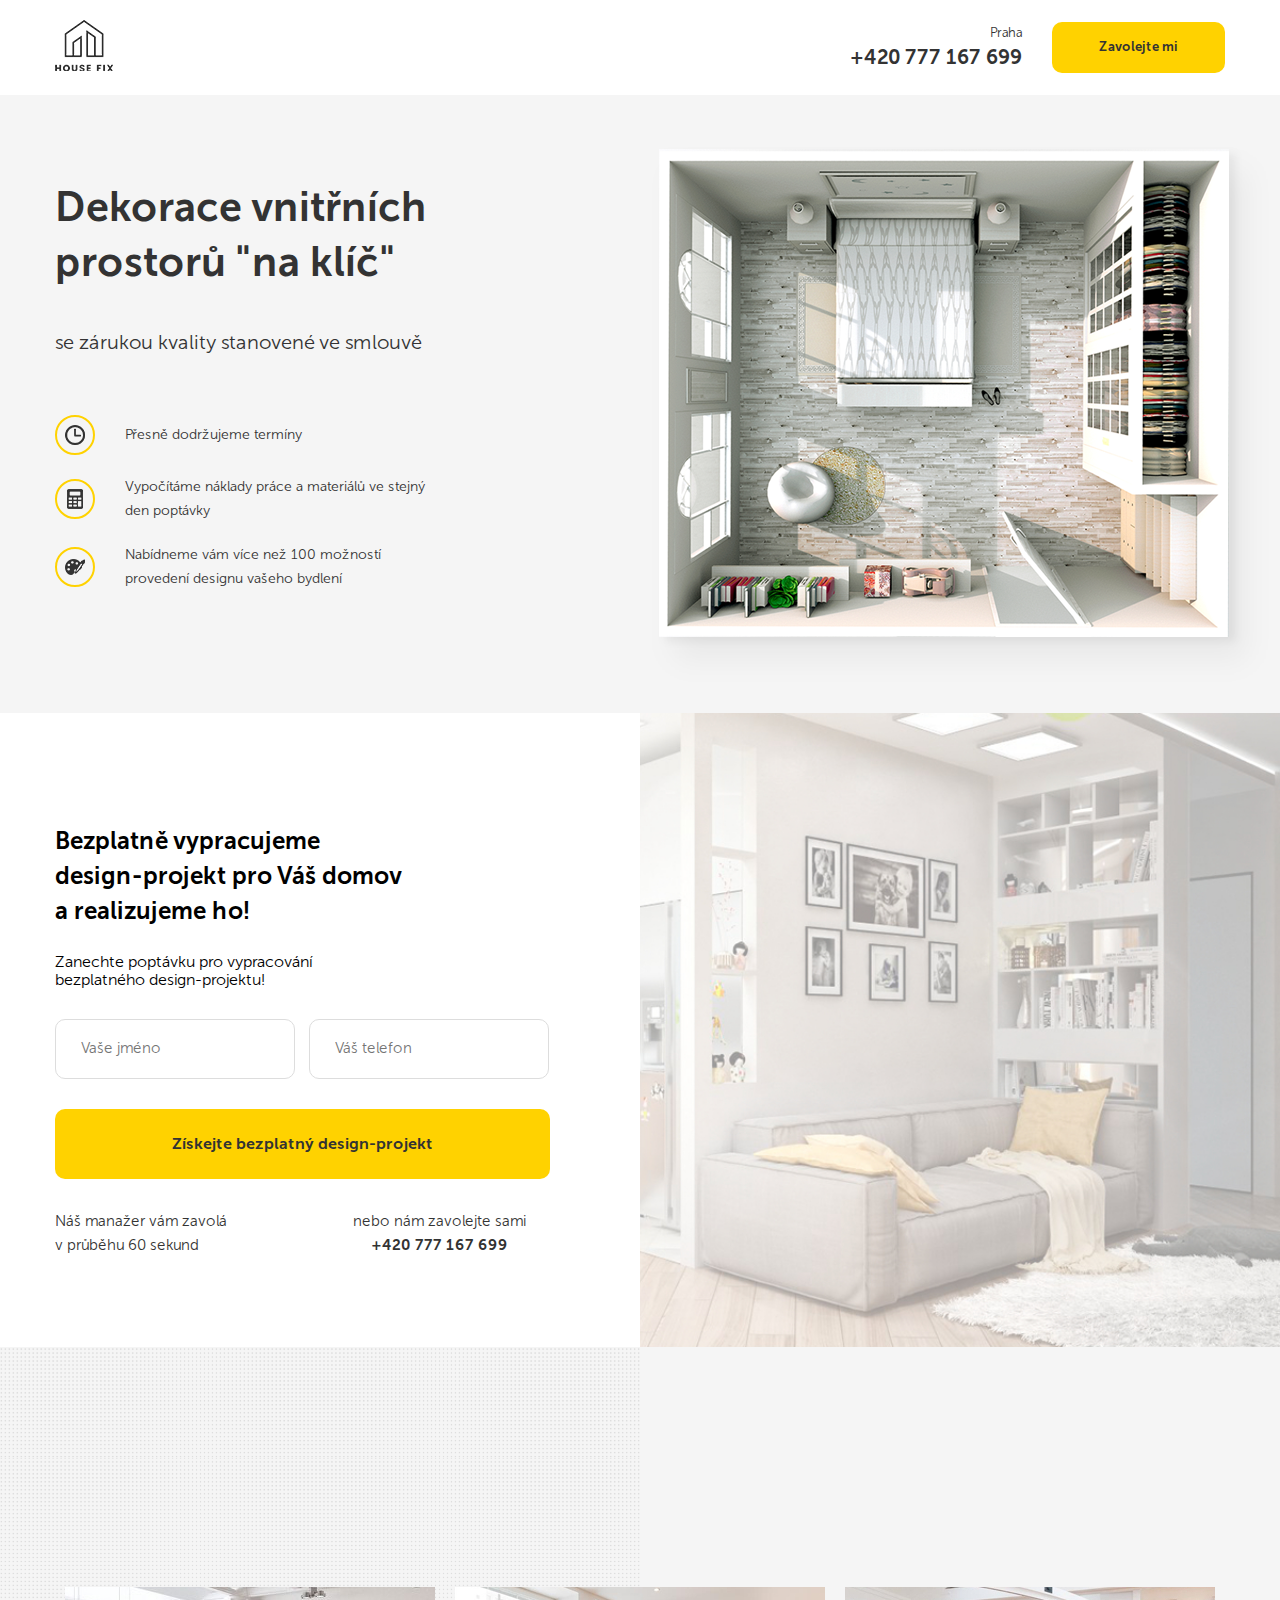
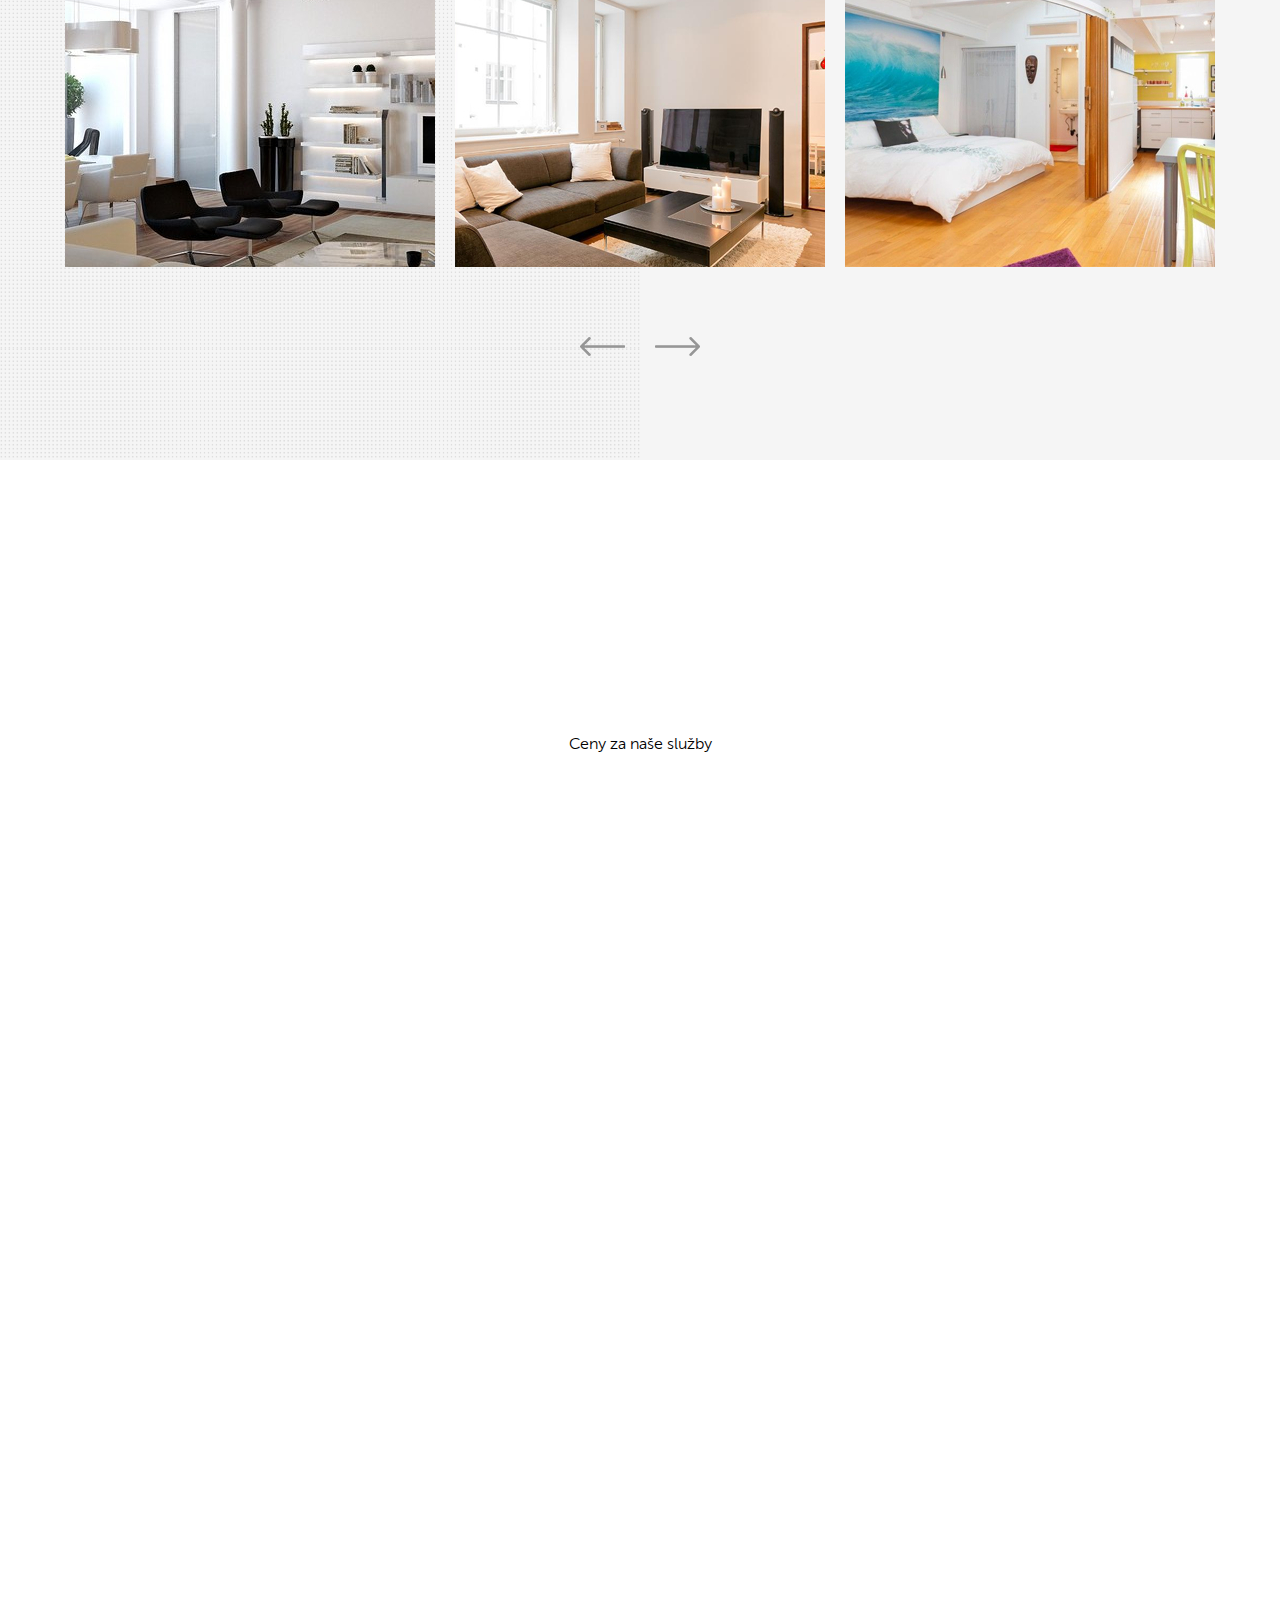
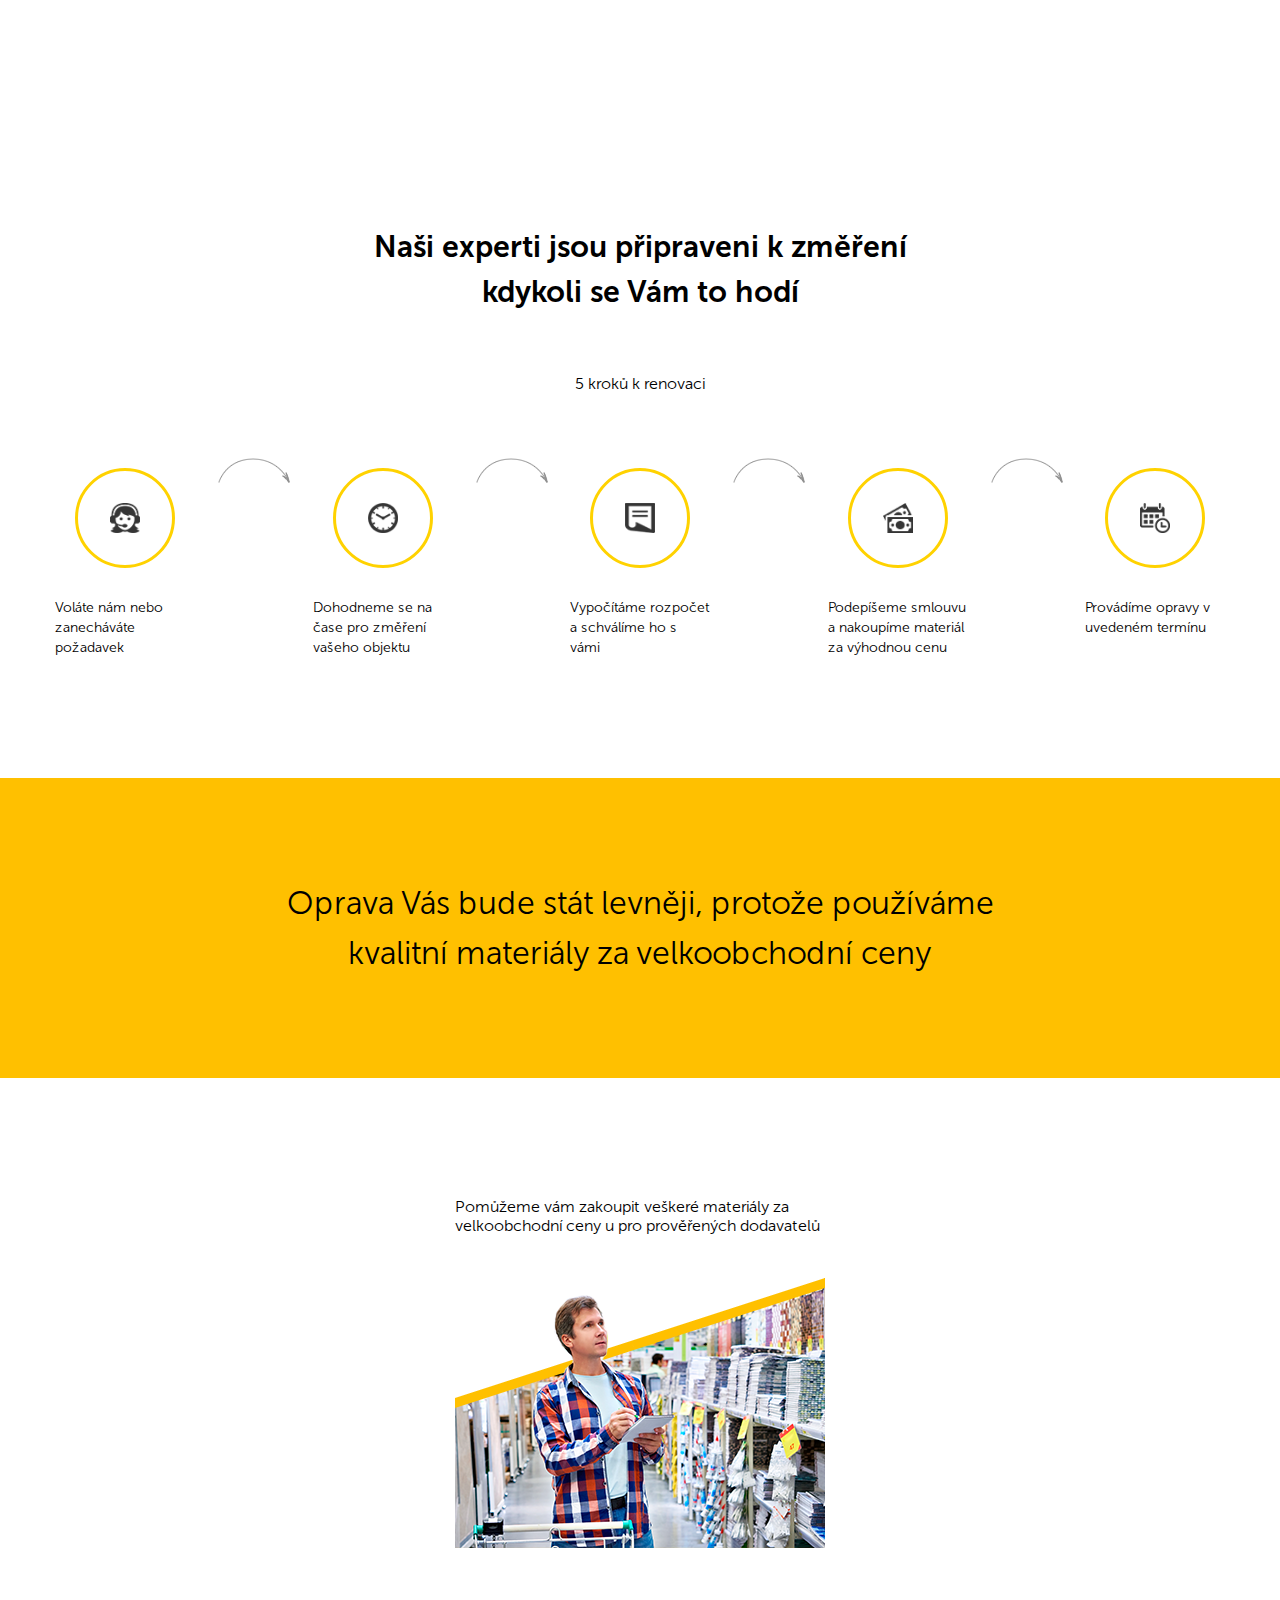
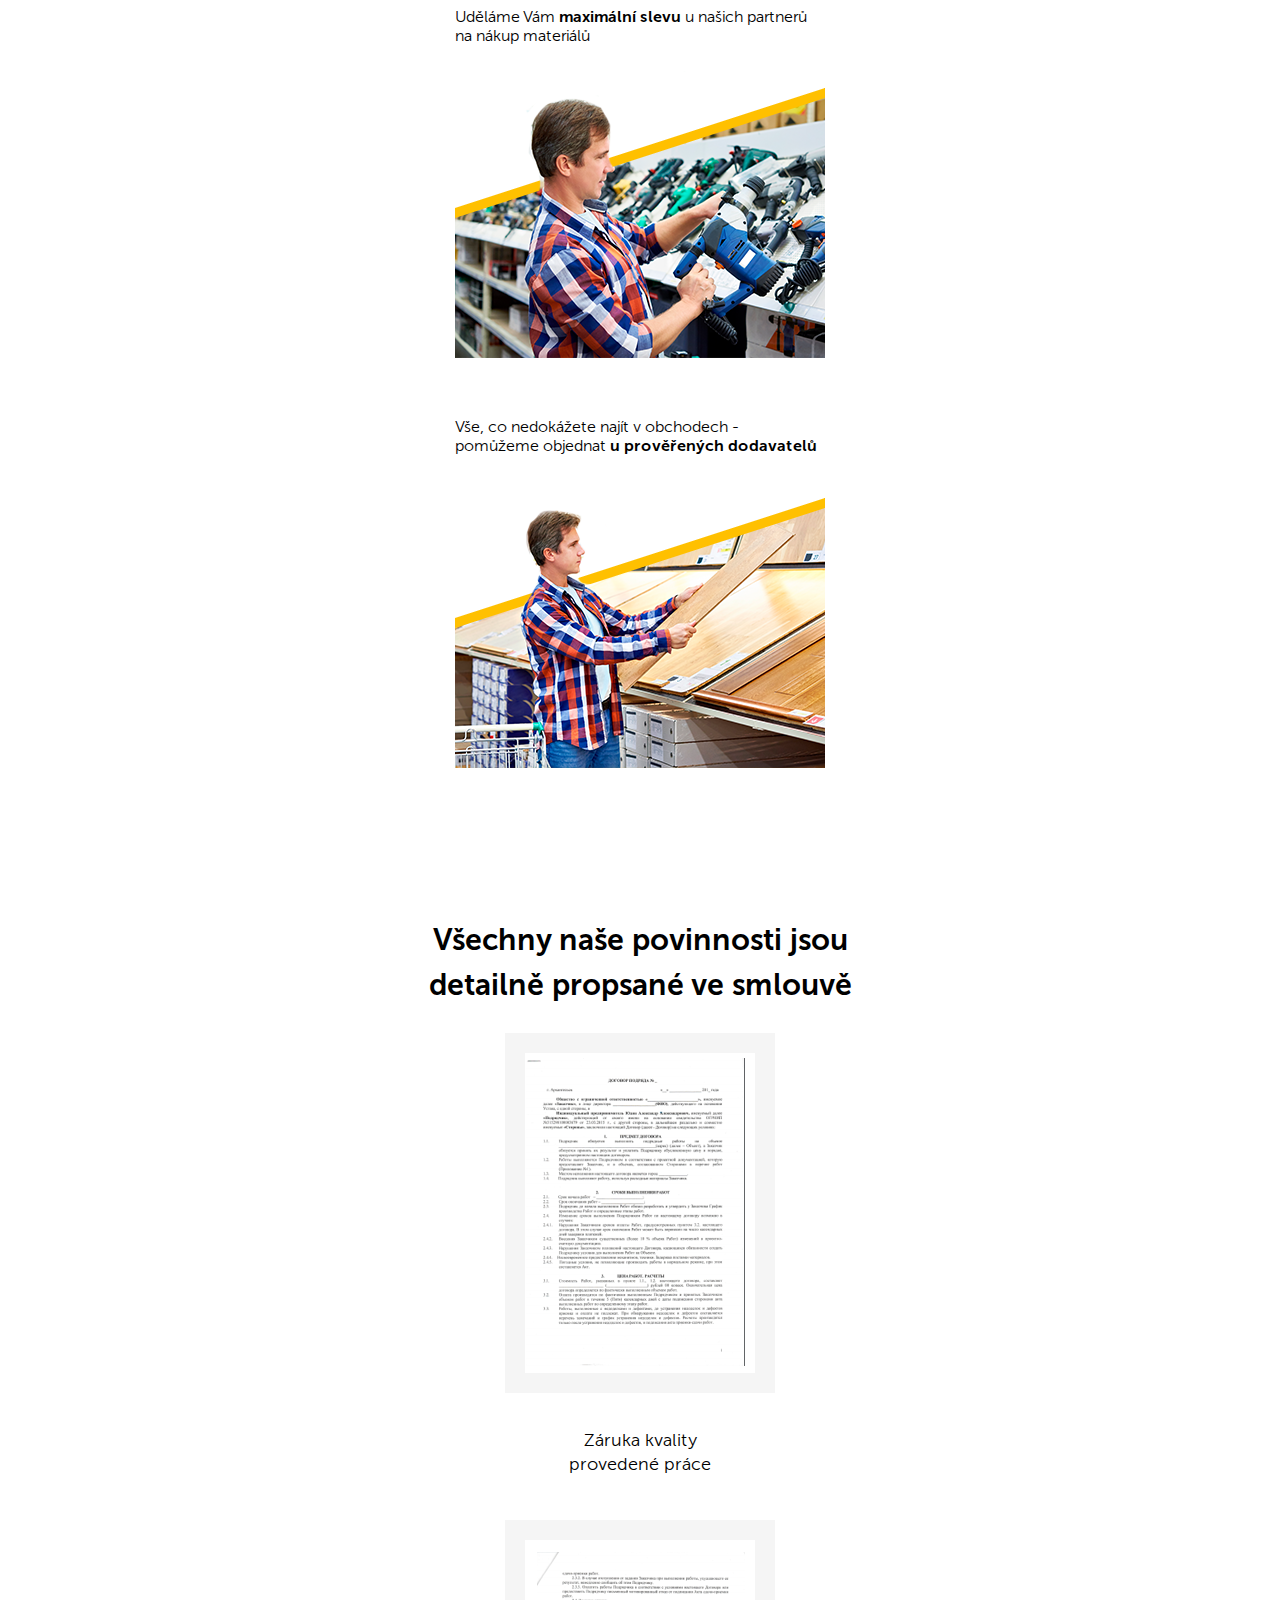
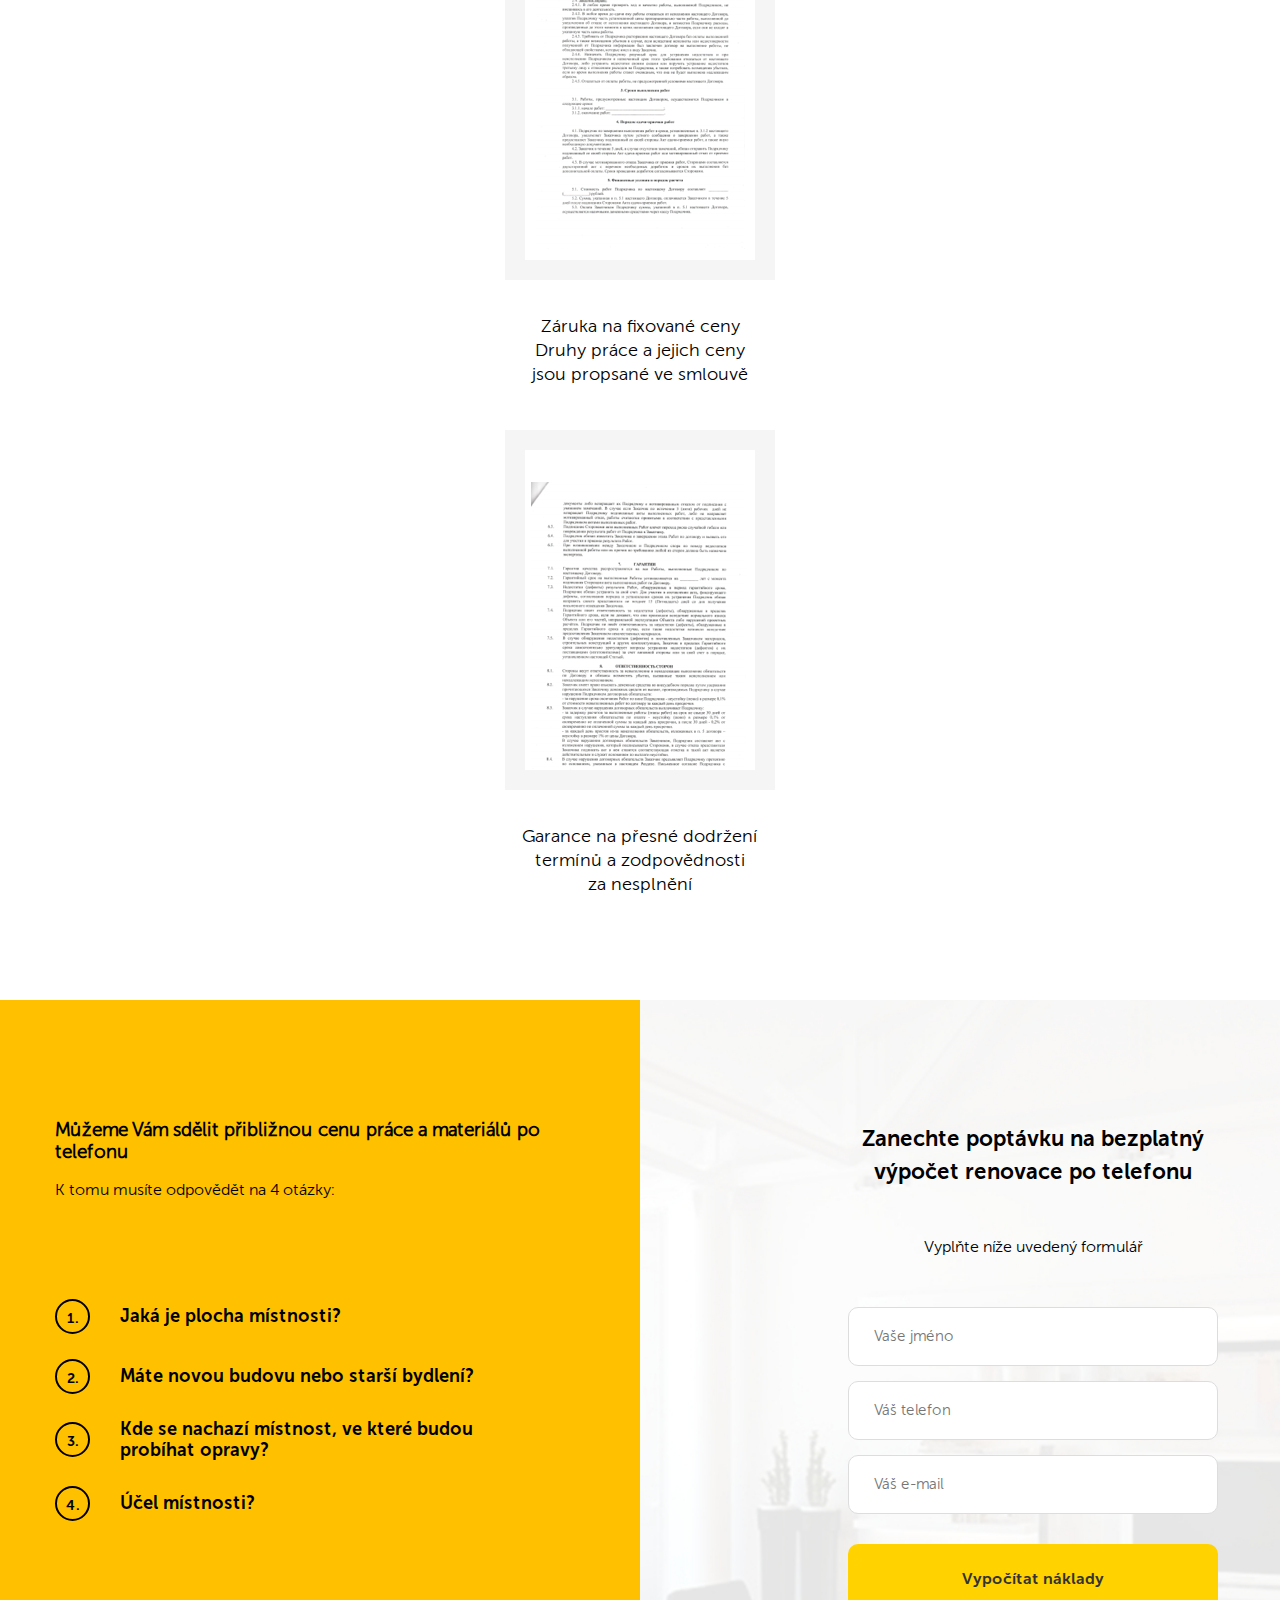
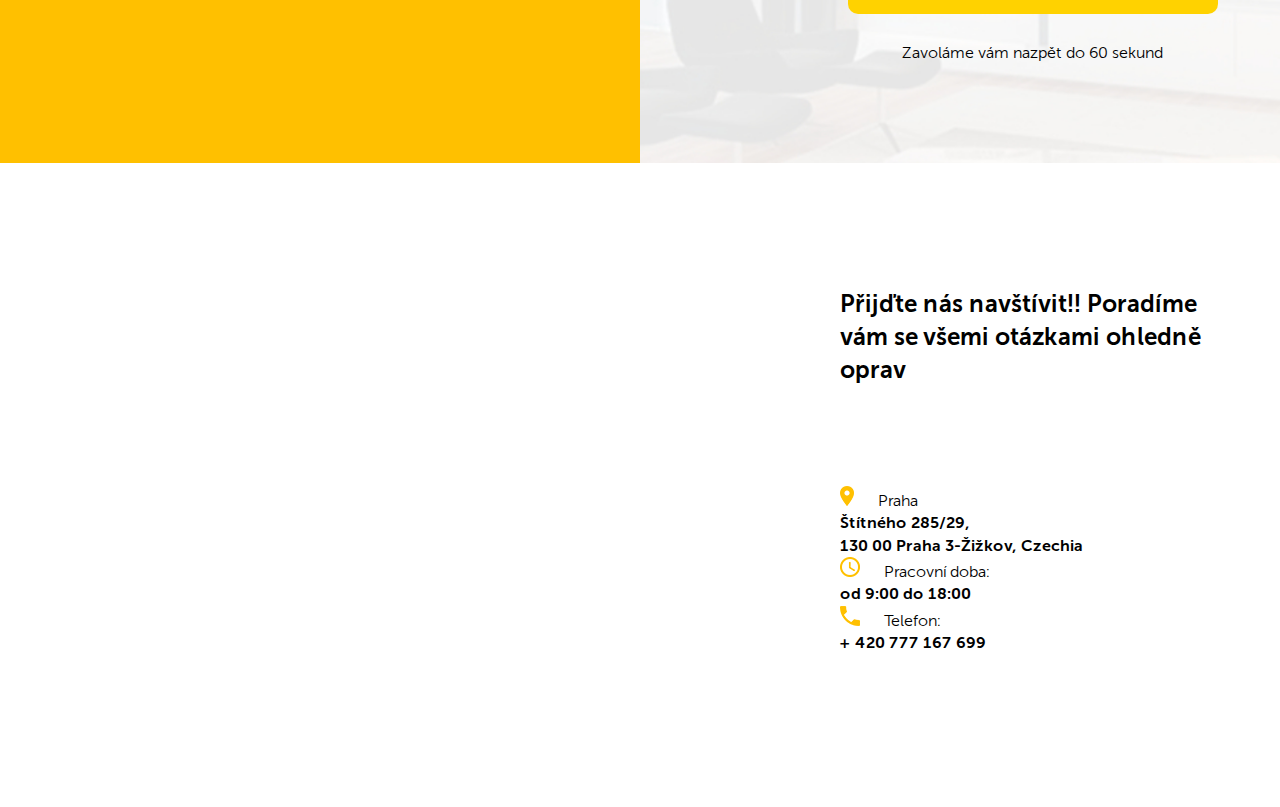
<file: src/index.html>
<!DOCTYPE html>
<html lang="cz">
<head>
    <meta charset="UTF-8">
    <meta http-equiv="X-UA-Compatible" content="IE=edge">
    <meta name="viewport" content="width=device-width, initial-scale=1.0">
    <title>House Fix</title>
    <link rel="stylesheet" href="css/normalize.css">
    <link rel="stylesheet" href="css/slick.css">
    <link rel="stylesheet" href="css/animate.min.css">
    <link rel="stylesheet" href="css/style.css">
</head>
<body>
    
    <header class="header">
        <div class="conteiner">
            <div class="header-block">
                <div class="header__logo">
                    <img src="img/logo.png" alt="logo">
                </div>
                <div class="header__info">
                    <div class="header__contacts">
                        <span class="header__adress">Praha</span>
                        <a href="tel:+420777167699" class="header__phone">+420 777 167 699</a>
                    </div>
                    <button class="button header__button animate__animated animate__swing">Zavolejte mi</button>
                </div>
            </div>
        </div>
    </header>

    <main>
        <div class="section main">
            <div class="conteiner">
                <div class="main-block">
                    <div class="main-text">
                        <h1 class="main-text__title">Dekorace vnitřních
                            prostorů "na klíč"
                            </h1>
                        <span class="main-text__subtitle">
                            se zárukou kvality stanovené ve smlouvě
                        </span>
                        <ul class="main-list">
                            <li class="main-list__item">
                                <div class="main-list__image">
                                    <img src="img/clock.png" alt="Hodiny">
                                </div>
                                <span class="main-list__text">Přesně dodržujeme termíny</span>
                            </li>
                            <li class="main-list__item">
                                <div class="main-list__image">
                                    <img src="img/calculator.png" alt="Kalkulačka">
                                </div>
                                <span class="main-list__text">Vypočítáme náklady práce a materiálů ve stejný den poptávky</span>
                            </li>
                            <li class="main-list__item">
                                <div class="main-list__image">
                                    <img src="img/paint.png" alt="Paleta">
                                </div>
                                <span class="main-list__text">Nabídneme vám více než 100 možností provedení designu vašeho bydlení</span>
                            </li>
                        </ul>
                    </div>
                    <div class="main-image animate__animated animate__backInRight">
                        <img src="img/main-image.png" alt="Rozpoložení bytu">
                    </div>
                </div>
            </div>
        </div>


    <section class="offer">
        <div class="conteiner">
            <div class="offer-block wow animate__animated animate__backInLeft">
                <h2 class="offer-title">Bezplatně vypracujeme 
                    design-projekt pro Váš domov
                    a realizujeme ho!
                    </h2>
                <span class="offer-subtitle">Zanechte poptávku pro vypracování bezplatného design-projektu!
                    </span>

                <form action="#" class="form offer__form">
                    <input type="text" class="input offer__input" placeholder="Vaše jméno">
                    <input type="tel" class="input offer__input" placeholder="Váš telefon">  
                    <button class="button offer__button">Získejte bezplatný design-projekt
                    </button> 
                </form>

                <div class="offer-text">
                    <div class="offer-text-info">
                        <span class="offer-text__text">Náš manažer vám zavolá v průběhu 60 sekund</span>
                        <div class="offer-text-info__contakts">
                            <span class="offer-text__call">nebo nám zavolejte sami</span>
                            <a href="tel:+420777167699" class="offer-text__phone">+420 777 167 699</a>
                        </div>
                    </div>
                </div>
            </div>
        </div>
    </section>

    <section class="portfolio">
        <div class="conteiner">
            <h2 class="section-title wow animate__animated animate__heartBeat" class="portfolio__title">Za dobu práce od roku 2007, <br> jsme realizovali více než 500 oprav bytů a domů</h2>

            <div class="slider">
                <div class="slider__item"><img class="slider__image" src="img/portfolio1.jpg" alt="Obrazek 1"></div>
                <div class="slider__item"><img class="slider__image" src="img/portfolio2.jpg" alt="Obrazek 2"></div>
                <div class="slider__item"><img class="slider__image" src="img/portfolio3.jpg" alt="Obrazek 3"></div>
                <div class="slider__item"><img class="slider__image" src="img/portfolio1.jpg" alt="Obrazek 1"></div>
                <div class="slider__item"><img class="slider__image" src="img/portfolio2.jpg" alt="Obrazek 2"></div>
                <div class="slider__item"><img class="slider__image" src="img/portfolio3.jpg" alt="Obrazek 3"></div>
            </div>

            <div class="arrows portfolio__arrows">
                <div class="arrows__left">
                    <img src="img/arrow-left.png" alt="3ipka">
                </div>
                <div class="arrows__right">
                    <img src="img/arrow-right.png" alt="">
                </div>
            </div>
        </div>
    </section>


    <section class="price">
        <div class="conteiner">
            <h2 class="section-title price__title wow animate__animated animate__heartBeat">Máme velmi flexibilní systém slev <br> pro komplexní práce!
                </h2>
            <span class="section-subtitle price__subtitle">Ceny za naše služby</span>

        <div class="cards">
            <div class="card price__card wow animate__animated animate__fadeInUp" data-wow-delay=".1s">
                <div class="card__image">
                    <img src="img/price1.jpg" alt="Koupelna">
                </div>
                <div class="card__text">
                    <h4 class="card__title">Rekonstrukce koupelen a toalet</h4>
                    <a href="#" class="card__link">Zjistit ceny</a>
                </div>
            </div>

            <div class="card price__card wow animate__animated animate__fadeInUp" data-wow-delay=".2s">
                <div class="card__image">
                    <img src="img/price2.jpg" alt="Obyvaci pokoj">
                </div>
                <div class="card__text">
                    <h4 class="card__title">Rekonstrukce pokojů a apartmánů</h4>
                    <a href="#" class="card__link">Zjistit ceny</a>
                </div>
            </div>

            <div class="card price__card wow animate__animated animate__fadeInUp" data-wow-delay=".3s">
                <div class="card__image">
                    <img src="img/price3.jpg" alt="Kancelář">
                </div>
                <div class="card__text">
                    <h4 class="card__title">Výzdoba kancelářských prostorůt</h4>
                    <a href="#" class="card__link">Zjistit ceny</a>
                </div>
            </div>

            <div class="card price__card wow animate__animated animate__fadeInUp" data-wow-delay=".4s">
                <div class="card__image">
                    <img src="img/price4.jpg" alt="Nové budovy">
                </div>
                <div class="card__text">
                    <h4 class="card__title">Rekonstrukce v nových budovácht</h4>
                    <a href="#" class="card__link">Zjistit ceny</a>
                </div>
            </div>

            <div class="card price__card wow animate__animated animate__fadeInUp" data-wow-delay=".5s">
                <div class="card__image">
                    <img src="img/price5.jpg" alt="Kuchyně">
                </div>
                <div class="card__text">
                    <h4 class="card__title">Renovace kuchyní</h4>
                    <a href="#" class="card__link">Zjistit ceny</a>
                </div>
            </div>

            <div class="card price__card wow animate__animated animate__fadeInUp" data-wow-delay=".6s">
                <div class="card__image">
                    <img src="img/price6.jpg" alt="Chaty a chalupy">
                </div>
                <div class="card__text">
                    <h4 class="card__title">Opravy chat a chalup</h4>
                    <a href="#" class="card__link">Zjistit ceny</a>
                </div>
            </div>

        </div>

        </div>
    </section>

    <section class="steps">
        <div class="conteiner">
            <h2 class="section-title steps__title">Naši experti jsou připraveni k změření <br> kdykoli se Vám to hodí</h2>
            <span class="section-subtitle steps__subtitle">5 kroků k renovaci</span>

            <div class="icons">
                <div class="icon">
                    <div class="icon__image">
                        <img src="img/icon1.png" alt="icona1">
                    </div>
                    <span class="icon__text">Voláte nám
                        nebo zanecháváte požadavek</span>
                </div>

                <div class="icon">
                    <div class="icon__image">
                        <img src="img/icon2.png" alt="icona2">
                    </div>
                    <span class="icon__text">Dohodneme se na čase pro změření vašeho objektu</span>
                </div>

                <div class="icon">
                    <div class="icon__image">
                        <img src="img/icon3.png" alt="icona3">
                    </div>
                    <span class="icon__text">Vypočítáme rozpočet a schválíme ho s vámi</span>
                </div>

                <div class="icon">
                    <div class="icon__image">
                        <img src="img/icon4.png" alt="icona4">
                    </div>
                    <span class="icon__text">Podepíšeme smlouvu a nakoupíme materiál za výhodnou cenu</span>
                </div>

                <div class="icon">
                    <div class="icon__image">
                        <img src="img/icon5.png" alt="icona5">
                    </div>
                    <span class="icon__text">Provádíme opravy v uvedeném termínu</span>
                </div>

            </div>
        </div>
    </section>

    <section class="notice">
        <div class="conteiner">
            <h2 class="notice__text">Oprava Vás bude stát levněji, protože používáme kvalitní materiály za velkoobchodní ceny</h2>
            
        </div>
    </section>

    <section class="info">
        <div class="conteiner">
            <div class="benefits info__block">
                <div class="benefit">
                    <span class="benefits-block__text">Pomůžeme vám zakoupit veškeré 
                        materiály za velkoobchodní ceny
                        u pro prověřených dodavatelů
                        </span>

                <img class= "benefit__image" src="img/benefit1.png" alt="muz1">
                </div>
                
                <div class="benefit">
                    <span class="benefits-block__text">Uděláme Vám <strong>maximální slevu</strong>
                        u našich partnerů na nákup materiálů
                        
                        </span>

                <img class= "benefit__image" src="img/benefit2.png" alt="muz2">
                </div>
                
                <div class="benefit">
                    <span class="benefits-block__text">Vše, co nedokážete najít v obchodech -
                        pomůžeme objednat <strong>u prověřených
                            dodavatelů</strong>
                        
                        </span>

                <img class= "benefit__image" src="img/benefit3.png" alt="muz3">
                </div>
            
            </div>

            <div class="documents">
                <h2 class="section-title documents__title">Všechny naše povinnosti jsou <br>
                    detailně propsané ve smlouvě</h2> 
                    <div class="documents-block">
                        <div class="documents-block__item">
                            <div class="documents-block__image">
                                <img src="img/document1.png" alt="document1">
                            </div>
                            <div class="documents-block__text">Záruka kvality<br>
                                provedené práce
                            </div>
                        </div>
                    
                        <div class="documents-block__item">
                            <div class="documents-block__image">
                                <img src="img/document2.png" alt="document2">
                                <div class="documents-block__text">Záruka na fixované ceny <br>
                                    Druhy práce a jejich ceny <br>  
                                    jsou propsané ve smlouvě
                                </div>
                            </div>
                        </div>

                        <div class="documents-block__item">
                            <div class="documents-block__image">
                                <img src="img/document3.png" alt="document3">
                            </div>
                            <div class="documents-block__text">Garance na přesné dodržení<br>
                                termínů a zodpovědnosti<br> 
                                za nesplnění   
                            </div>
                        </div>
                </div>
            </div>
        </div>
    </section>

    <section class="brief">
        <div class="conteiner">
            <div class="brief-block">
                <div class="interview brief__interview">
                   <h3 class="interviw__title">Můžeme Vám sdělit přibližnou cenu
                    práce a materiálů po telefonu</h3>
                    <span class="interview__subtitle">K tomu musíte odpovědět na 4 otázky:</span>
                    <ul class="interview-list">
                        <li class="interview-list__item">
                            <span class="interview-list__counter">1.</span>
                            <span class="interview-list__text">Jaká je plocha místnosti?
                            </span>
                        </li>

                        <li class="interview-list__item">
                            <span class="interview-list__counter">2.</span>
                            <span class="interview-list__text">Máte novou budovu nebo starší bydlení?
                            </span>
                        </li>

                        <li class="interview-list__item">
                            <span class="interview-list__counter">3.</span>
                            <span class="interview-list__text">Kde se nachazí místnost, ve které budou
                                probíhat opravy?
                            </span>
                        </li>

                        <li class="interview-list__item">
                            <span class="interview-list__counter">4.</span>
                            <span class="interview-list__text">Účel místnosti?
                            </span>
                        </li>
                    </ul>
                </div>
                <div class="form brief__form" id="brief-form">
                    <h3 class="form__title">
                        Zanechte poptávku na bezplatný výpočet renovace po telefonu</h3>
                    <span class="form__subtitle">Vyplňte níže uvedený formulář</span>
                    <form action="#" class="form">
                        <input type="text" name="username" class="input brief__input" placeholder="Vaše jméno">
                        <input type="text" name="phone" class="input brief__input" placeholder="Váš telefon">
                        <input type="text" name="email" class="input brief__input" placeholder="Váš e-mail">
                        <button class="button brief__button">Vypočítat náklady</button>
                        <span class="form__description"> Zavoláme vám nazpět do 60 sekund</span>
                    </form>
                </div>
            </div>
        </div>
    </section>
</main>

    <div class="footer">
        <div class="map" id="map">
            <iframe src="https://www.google.com/maps/embed?pb=!1m18!1m12!1m3!1d2560.05807060261!2d14.450041615635831!3d50.085199621496415!2m3!1f0!2f0!3f0!3m2!1i1024!2i768!4f13.1!3m3!1m2!1s0x470b949f25df712b%3A0xfeb8d30581d5761a!2zxaB0w610bsOpaG8gMjg1LzI5LCAxMzAgMDAgUHJhaGEgMy3FvWnFvmtvdg!5e0!3m2!1scs!2scz!4v1670072092531!5m2!1scs!2scz" width="100%" height="640" style="border:0;" allowfullscreen="" loading="lazy" referrerpolicy="no-referrer-when-downgrade"></iframe>
        </div>
        <div class="footer-right">
            <div class="conteiner" >
                <div class="contacts-block">
                    <div class="contacts">
                        <h3 class="contacts__title">
                            Přijďte nás navštívit!! Poradíme vám se všemi otázkami ohledně oprav</h3>
                            <ul class="contacts-list">
                                <li class="cotacts-list__item">
                                    <span class="contacts-list__icon">
                                        <img src="img/ic1.png" alt="Mapa">
                                    </span>
                                    <span class="contacts-list__text">
                                    Praha<br><strong>
                                    Štítného 285/29,<br>
                                    130 00 Praha 3-Žižkov, Czechia</strong>
                                    </span>
                                </li>

                                <li class="cotacts-list__item">
                                    <span class="contacts-list__icon">
                                        <img src="img/ic2.png" alt="Hodiny">
                                    </span>
                                    <span class="contacts-list__text">
                                    Pracovní doba:<br>
                                    <strong> od 9:00 do 18:00</strong>
                                    </span>
                                </li>

                                <li class="cotacts-list__item">
                                    <span class="contacts-list__icon">
                                        <img src="img/ic3.png" alt="Telefon">
                                    </span>
                                    <span class="contacts-list__text">
                                    Telefon:<br>    
                                    <strong> <a tel:+420777167699>+ 420 777 167 699</a></strong>
                                    </span>
                                </li>
                            </ul>
                    </div>
                </div>
            </div>    
        </div>
    </div>

    <div class="modal" id="modal">
        <div class="modal-dialog">
            <button class="modal-dialog__close" id="close">&times;</button>
            <h4 class="modal-dialog__title">Modální okno</h4>
        </div>
    </div>


    <script src="https://code.jquery.com/jquery-3.6.1.min.js"></script>
    <script src="js/slick.min.js"></script>
    <script src="js/wow.min.js"></script>
    <script src="js/jquery.validate.min.js"></script>
    <script src="js/main.js"></script>

</body>
</html>
</file>
<file: src/css/style.css>
@font-face {
  font-family: "Museo Sans Light";
  src: url("../fonts/MuseoSansCyrl-300.eot");
  src: url("../fonts/MuseoSansCyrl-300.eot?#iefix") format("embedded-opentype"), url("../fonts/MuseoSansCyrl-300.woff") format("woff"), url("../fonts/MuseoSansCyrl-300.ttf") format("truetype");
  font-weight: normal;
  font-style: normal;
}
@font-face {
  font-family: "Museo Sans Bold";
  src: url("../fonts/MuseoSansCyrl-700.eot");
  src: url("../fonts/MuseoSansCyrl-700.eot?#iefix") format("embedded-opentype"), url("../fonts/MuseoSansCyrl-700.woff") format("woff"), url("../fonts/MuseoSansCyrl-700.ttf") format("truetype");
  font-weight: normal;
  font-style: normal;
}
* {
  box-sizing: border-box;
}

body {
  font-family: "Museo Sans Light", sans-serif;
  font-weight: 300;
}

img {
  max-width: 100%;
}

.conteiner {
  max-width: 1170px;
  width: 96%;
  margin: auto;
}
@media (max-width: 640px) {
  .conteiner {
    width: 90%;
  }
}

.button {
  background-color: #ffd200;
  color: #333;
  border: none;
  padding: 18px 47px;
  border-radius: 10px;
  font-family: "Museo Sans Bold", sans-serif;
  font-weight: 700;
  cursor: pointer;
}
.button:hover {
  background-color: lighten #ffd200, 10%;
}

.input {
  border: 1px solid #dddddd;
  font-size: 15px;
  border-radius: 10px;
  padding: 20px 25px;
}

.section-title {
  font-size: 30px;
  font-family: "Museo Sans Bold", sans-serif;
  font-weight: 700;
  line-height: 45px;
  text-align: center;
}

.section-subtitle {
  color: #000;
  text-align: center;
  display: block;
}

.header {
  padding: 20px 0;
}
.header-block {
  display: flex;
  justify-content: space-between;
  align-items: center;
}
.header__info {
  display: flex;
  text-align: right;
}
.header__contacts {
  display: flex;
  flex-direction: column;
  justify-content: center;
}
@media (max-width: 640px) {
  .header__contacts {
    display: none;
  }
}
.header__adress {
  color: #333;
  font-size: 13px;
  font-weight: 400;
}
.header__phone {
  font-family: "Museo Sans Bold", sans-serif;
  font-weight: 700;
  font-size: 20px;
  font-weight: 400;
  color: #333;
  text-decoration: none;
  display: block;
  margin-top: 5px;
}
.header__button {
  padding: 18px 47px;
  border-radius: 10px;
  margin-left: 30px;
  font-size: 13px;
}

.main {
  background-color: #f5f5f5;
}
.main-block {
  display: flex;
  padding: 40px 0 15px 0;
}
@media (max-width: 1200px) {
  .main-block {
    flex-direction: column;
  }
}
.main-text {
  flex-basis: 50%;
}
@media (max-width: 1200px) {
  .main-text {
    margin-bottom: 30px;
  }
}
.main-text__title {
  font-family: "Museo Sans Bold", sans-serif;
  font-weight: 700;
  font-size: 41px;
  color: #333;
  padding-right: 200px;
  line-height: 55px;
  margin: 45px 0 20px 0;
}
@media (max-width: 1200px) {
  .main-text__title {
    padding-right: 10px;
  }
}
@media (max-width: 640px) {
  .main-text__title {
    font-size: 30px;
    line-height: 1.4;
  }
}
.main-text__subtitle {
  font-size: 20px;
  line-height: 65px;
  color: #333;
}
@media (max-width: 640px) {
  .main-text__subtitle {
    font-size: 16px;
    line-height: 1.4;
  }
}
.main-image {
  margin-right: -55px;
}
@media (max-width: 1200px) {
  .main-image {
    width: 100%;
  }
}
.main-list {
  margin: 40px 0 0 0;
  padding: 0 0 0 0;
}
@media (max-width: 640px) {
  .main-list {
    margin: 30px 0 0 0;
  }
}
.main-list__item {
  align-items: center;
  display: flex;
  margin-bottom: 20px;
}
@media (max-width: 640px) {
  .main-list__item {
    margin-bottom: 15px;
  }
}
.main-list__item:last-child {
  margin-bottom: 0;
}
.main-list__image {
  width: 40px;
  height: 40px;
  border: 2px solid #ffd200;
  border-radius: 50px;
  display: flex;
  justify-content: center;
  align-items: center;
  margin-right: 30px;
}
.main-list__text {
  line-height: 24px;
  font-size: 14px;
  color: #333;
  max-width: 300px;
}
@media (max-width: 640px) {
  .main-list__text {
    font-size: 12px;
    max-width: 250px;
  }
}

.offer {
  padding: 90px 0;
  background-image: url("../img/offer-big.jpg");
  background-repeat: no-repeat;
  background-position: center right;
  background-size: contain;
  position: relative;
}
@media (max-width: 1200px) {
  .offer {
    background-size: cover;
  }
}
@media (max-width: 768px) {
  .offer {
    background: #fff;
  }
}
.offer:before {
  content: "";
  height: 100%;
  width: 50%;
  position: absolute;
  background-color: #fff;
  top: 0;
  left: 0;
}
.offer-block {
  width: 50%;
  padding-right: 90px;
  position: relative;
}
@media (max-width: 768px) {
  .offer-block {
    width: 100%;
    padding-right: 0;
  }
}
.offer-title {
  font-size: 24px;
  line-height: 35px;
  font-family: "Museo Sans Bold", sans-serif;
  font-weight: 700;
  max-width: 350px;
  margin-bottom: 25px;
}
.offer-subtitle {
  display: inline-block;
  max-width: 260px;
  font-size: 16px;
  margin-bottom: 30px;
}
.offer__input {
  margin-bottom: 30px;
  width: 240px;
}
.offer__input:first-child {
  margin-right: 10px;
}
@media (max-width: 1200px) {
  .offer__input {
    width: 100%;
    margin-bottom: 15px;
  }
}
.offer__button {
  width: 100%;
  min-height: 70px;
}
@media (max-width: 1200px) {
  .offer__button {
    font-size: 13px;
  }
}
@media (max-width: 768px) {
  .offer__button {
    font-size: 16px;
  }
}
.offer-text {
  display: flex;
  justify-content: space-between;
  align-items: center;
}
.offer-text-info {
  display: flex;
  text-align: right;
  margin-top: 30px;
}
@media (max-width: 1230px) {
  .offer-text-info {
    flex-direction: column;
  }
}
.offer-text-info__contakts {
  display: flex;
  flex-direction: column;
  align-items: center;
}
.offer-text__text {
  font-size: 15px;
  font-weight: 400;
  line-height: 24px;
  color: #333;
  text-align: left;
  max-width: 178px;
  margin-right: 120px;
}
@media (max-width: 1230px) {
  .offer-text__text {
    margin-right: 0;
    padding-bottom: 20px;
  }
}
.offer-text__call {
  font-size: 15px;
  font-weight: 400;
  line-height: 24px;
  color: #333;
}
.offer-text__phone {
  font-size: 15px;
  font-weight: 400;
  line-height: 24px;
  text-decoration: none;
  color: #333;
  font-family: "Museo Sans Bold", sans-serif;
  font-weight: 700;
}

.portfolio {
  padding: 100px 0;
  background: #f5f5f5 url("../img/portfolio-bg.png") left repeat-y;
  background-size: 50%;
}
.portfolio__title {
  margin-bottom: 100px;
  color: #333;
}
.portfolio__arrows {
  max-width: 120px;
  display: flex;
  justify-content: space-between;
  margin: auto;
  margin-top: 70px;
}

.arrows__left, .arrows__right {
  cursor: pointer;
}

.slider__image {
  margin: auto;
}

.price {
  padding: 100px 0;
}
.price__title {
  margin-bottom: 60px;
}
.price__subtitle {
  margin-bottom: 60px;
}
.price__card {
  margin-bottom: 30px;
}

.cards {
  display: flex;
  flex-wrap: wrap;
  justify-content: space-between;
}
@media (max-width: 1180px) {
  .cards {
    flex-direction: column;
    align-items: center;
  }
}

.card {
  text-align: center;
  border: 1px solid #e8e8e8;
}
.card:hover {
  box-shadow: 0 20px 25px rgba(0, 0, 0, 0.1);
  transition: 0.2s;
}
.card:hover .card__image::before {
  opacity: 1;
}
.card__text {
  padding: 40px;
}
@media (max-width: 1180px) {
  .card__text {
    padding: 30px;
  }
}
.card__image {
  position: relative;
}
.card__image::before {
  content: "";
  position: absolute;
  left: 0;
  top: 0;
  width: 100%;
  height: 100%;
  background-image: linear-gradient(to top, #ffd200 0%, rgba(255, 255, 255, 0) 100%);
  opacity: 0;
  transition: 0.2s;
}
.card__image img {
  display: block;
}
.card__title {
  margin-top: 0;
  font-size: 20px;
  color: #000;
  margin-bottom: 30px;
}
@media (max-width: 1180px) {
  .card__title {
    font-size: 14px;
    margin-bottom: 15px;
  }
}
.card__link {
  display: inline-block;
  font-family: "Museo Sans Bold", sans-serif;
  font-weight: 700;
  text-decoration: none;
  color: #333;
  position: relative;
}
@media (max-width: 1180px) {
  .card__link {
    font-size: 16px;
  }
}
.card__link:hover::after {
  height: 13px;
}
.card__link::after {
  content: "";
  width: 100px;
  height: 3px;
  background-color: #ffd200;
  display: block;
  position: absolute;
  buttom: -4px;
  left: 0;
  z-index: -1;
  transition: 0.2s;
}

.steps {
  padding-bottom: 120px;
}
@media (max-width: 1080px) {
  .steps {
    padding-bottom: 78px;
  }
}
.steps__title {
  margin-bottom: 60px;
}
@media (max-width: 1080px) {
  .steps__title {
    margin-bottom: 27px;
  }
}
@media (max-width: 780px) {
  .steps__title {
    font-size: 18px;
  }
}
.steps__subtitle {
  margin-bottom: 75px;
}
@media (max-width: 1080px) {
  .steps__subtitle {
    margin-bottom: 37px;
  }
}

.icons {
  display: flex;
  justify-content: space-between;
}
@media (max-width: 1080px) {
  .icons {
    flex-direction: column;
    text-align: center;
  }
}

.icon {
  align-items: center;
  position: relative;
}
.icon:last-child::after {
  display: none;
}
.icon::after {
  content: "";
  position: absolute;
  display: block;
  width: 72px;
  height: 25px;
  background-image: url("../img/icon_arrow_right.png");
  right: -95px;
  top: -10px;
}
@media (max-width: 1080px) {
  .icon::after {
    display: none;
  }
}
.icon__image {
  width: 100px;
  height: 100px;
  margin: auto;
  border: 3px solid #ffd200;
  background-color: #fff;
  border-radius: 100px;
  justify-content: center;
  align-items: center;
  display: flex;
  margin-bottom: 30px;
}
.icon__image img {
  width: 30px;
  height: 30px;
  display: inline-block;
}
.icon__text {
  max-width: 140px;
  display: inline-block;
  font-size: 14px;
  line-height: 20px;
}
@media (max-width: 1080px) {
  .icon__text {
    margin-bottom: 30px;
  }
}

.notice {
  background-color: #ffc000;
  padding: 100px 0;
}
.notice__text {
  text-align: center;
  font-size: 32px;
  max-width: 750px;
  margin: auto;
  line-height: 50px;
  font-weight: 300;
}
@media (max-width: 780px) {
  .notice__text {
    font-size: 18px;
    margin: 73px 27px;
  }
}

.info {
  padding: 100px;
}
@media (max-width: 1400px) {
  .info {
    padding: 60px;
  }
}
.info__block {
  margin-bottom: 150px;
}
@media (max-width: 1400px) {
  .info__block {
    flex-direction: column;
    align-items: center;
  }
}

.benefits {
  display: flex;
  justify-content: space-between;
}

.benefits-block__text {
  margin-top: 60px;
}
.benefit {
  background-clip: #f7f7f7;
  height: 410px;
  display: flex;
  flex-direction: column;
  justify-content: space-between;
  max-width: 370px;
  position: relative;
}
.benefit__image {
  position: absolute;
  bottom: 0;
  left: 0;
}
.benefit__text {
  margin: 26px 100px 0 26px;
  font-size: 16px;
  line-height: 23px;
}

.benefits-block__text strong {
  font-family: "Museo Sans Bold", sans-serif;
  font-weight: 700;
}

.dokuments__title {
  margin-bottom: 100px;
}

.documents-block {
  display: flex;
  justify-content: space-between;
}
@media (max-width: 1400px) {
  .documents-block {
    flex-direction: column;
    text-align: center;
  }
}
.documents-block__text {
  text-align: center;
  margin-top: 40px;
  line-height: 24px;
  font-size: 18px;
}
@media (max-width: 1400px) {
  .documents-block__text {
    margin: 30px 0 44px 0;
  }
}

.brief {
  background-image: url("../img/brief-color-bg.jpg"), url("../img/brief-bg.jpg");
  background-position: left center, center right;
  background-size: 50%, cover;
  background-repeat: repeat-y, no-repeat;
  padding: 100px 0;
}
@media (max-width: 768px) {
  .brief {
    background-image: url("../img/brief-color-bg.jpg"), url("../img/brief-bg.jpg");
    background-position: top center, center bottom;
    background-size: 100% 50%, cover;
    background-repeat: repeat-x, no-repeat;
    padding: 50px;
  }
}
.brief-block {
  display: flex;
}
@media (max-width: 768px) {
  .brief-block {
    flex-direction: column;
  }
}
.brief__interview {
  flex-basis: 50%;
}
.brief__form {
  flex-basis: 50%;
  padding-left: 200px;
  text-align: center;
}
@media (max-width: 1200px) {
  .brief__form {
    padding-left: 30px;
  }
}
@media (max-width: 768px) {
  .brief__form {
    padding-left: 0;
  }
}
.brief__input {
  width: 100%;
  max-width: 370px;
  margin-bottom: 15px;
}
.brief__button {
  width: 100%;
  max-width: 370px;
  display: block;
  height: 70px;
  margin: 15px auto 30px auto;
}
.brief__description {
  font-size: 15px;
}
@media (max-width: 1200px) {
  .brief__description {
    margin-top: 30px;
  }
}

.interview {
  padding-right: 70px;
}
@media (max-width: 1200px) {
  .interview {
    padding-right: 30px;
  }
}
.interview__title {
  font-family: "Museo Sans Bold", sans-serif;
  font-weight: 700;
  font-size: 22px;
  line-height: 33px;
  margin-bottom: 50px;
}
@media (max-width: 1200px) {
  .interview__title {
    font-size: 18px;
    margin-bottom: 38px;
  }
}
.interview__subtitle {
  font-size: 16px;
  margin-bottom: 100px;
  display: block;
}
@media (max-width: 1200px) {
  .interview__subtitle {
    font-size: 14px;
    margin-bottom: 67px;
  }
}
.interview-list {
  list-style-type: none;
  padding: 0;
}
@media (max-width: 1200px) {
  .interview-list {
    margin-bottom: 80px;
  }
}
.interview-list__item {
  display: flex;
  align-items: center;
  margin-bottom: 25px;
  font-family: "Museo Sans Bold", sans-serif;
  font-weight: 700;
}
.interview-list__counter {
  width: 35px;
  font-size: 14px;
  height: 35px;
  border: 2px solid #000;
  display: inline-block;
  line-height: 35px;
  border-radius: 50px;
  margin-right: 30px;
  text-align: center;
}
@media (max-width: 1200px) {
  .interview-list__counter {
    margin-right: 20px;
  }
}
.interview-list__text {
  max-width: 400px;
  font-size: 18px;
}
@media (max-width: 1200px) {
  .interview-list__text {
    font-size: 14px;
    max-width: 300px;
  }
}

.form__title {
  font-family: "Museo Sans Bold", sans-serif;
  font-weight: 700;
  font-size: 22px;
  line-height: 33px;
  margin-bottom: 50px;
}
@media (max-width: 1200px) {
  .form__title {
    font-size: 18px;
    margin-bottom: 27px;
    margin-top: 60px;
  }
}
.form__subtitle {
  font-size: 16px;
  margin-bottom: 50px;
  display: block;
}
@media (max-width: 1200px) {
  .form__subtitle {
    font-size: 14px;
    margin-bottom: 35px;
  }
}

.footer {
  position: relative;
}

.map {
  width: 50%;
  position: absolute;
  left: 0;
  top: 0;
}

.contacts {
  flex-basis: 50%;
  padding-top: 100px;
  padding-left: 200px;
}
.contacts-block {
  display: flex;
  justify-content: flex-end;
}
.contacts__title {
  font-family: "Museo Sans Bold", sans-serif;
  font-weight: 700;
  font-size: 24px;
  line-height: 33px;
  margin-bottom: 100px;
}
.contacts-list {
  padding: 0;
  list-style-type: none;
}
.contacts-list__icon {
  width: 20px;
  height: 20px;
  line-height: 20px;
  text-align: center;
  margin-right: 20px;
}
.contacts-list__items {
  display: flex;
  align-items: flex-start;
  margin-bottom: 40px;
}
.contacts-list__text {
  line-height: 1.4;
}
.contacts-list__text strong {
  font-family: "Museo Sans Bold", sans-serif;
  font-weight: 700;
}
.contacts-list__text a {
  color: #000;
  text-decoration: none;
}
.contacts-list__text a:hover {
  text-decoration: underline;
}

.modal {
  position: fixed;
  left: 0;
  top: 0;
  width: 100%;
  height: 100%;
  background-color: rgba(0, 0, 0, 0.5);
  display: none;
}
.modal_active {
  display: flex;
}
.modal-dialog {
  margin: auto;
  max-width: 450px;
  width: 90%;
  min-height: 200px;
  background-color: #fff;
  padding: 40px;
  position: relative;
}
.modal-dialog__close {
  position: absolut;
  right: 0;
  top: 0;
}

.error {
  border: 2px solid red;
}/*# sourceMappingURL=style.css.map */
</file>
